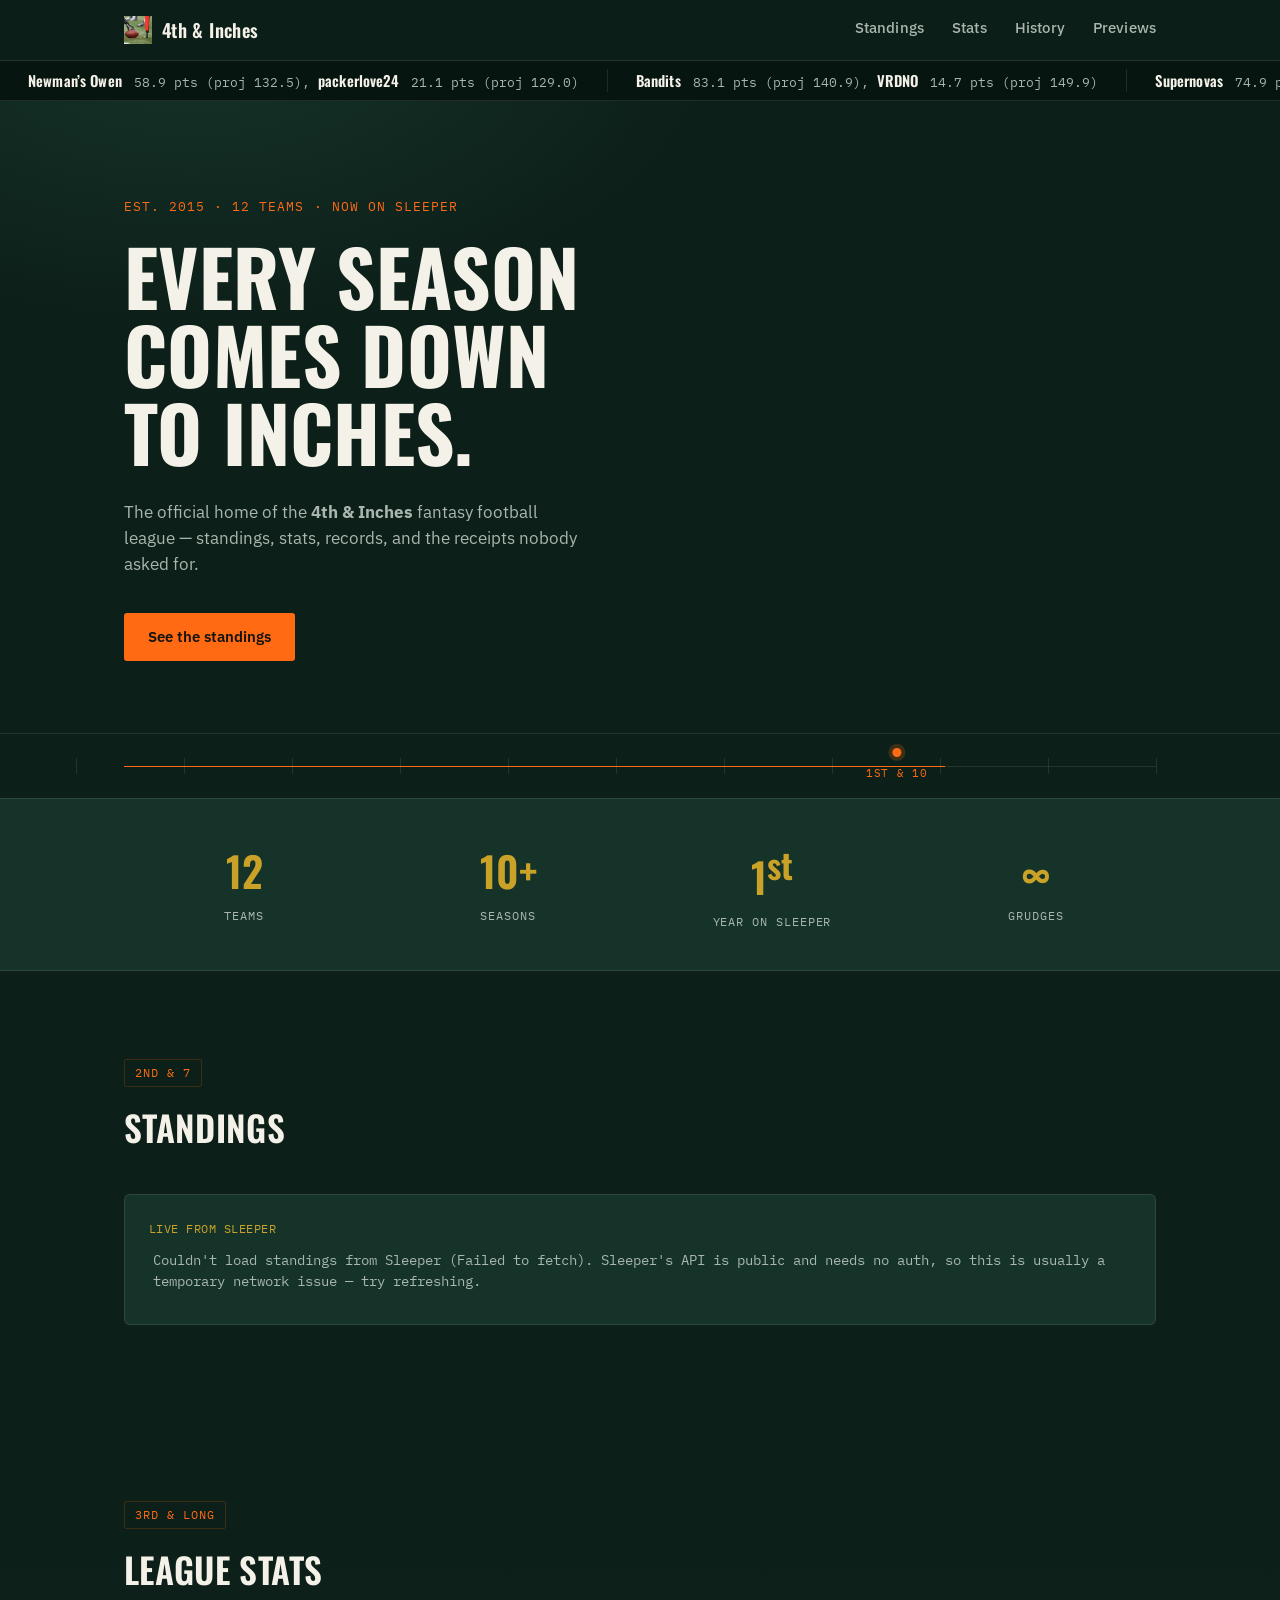
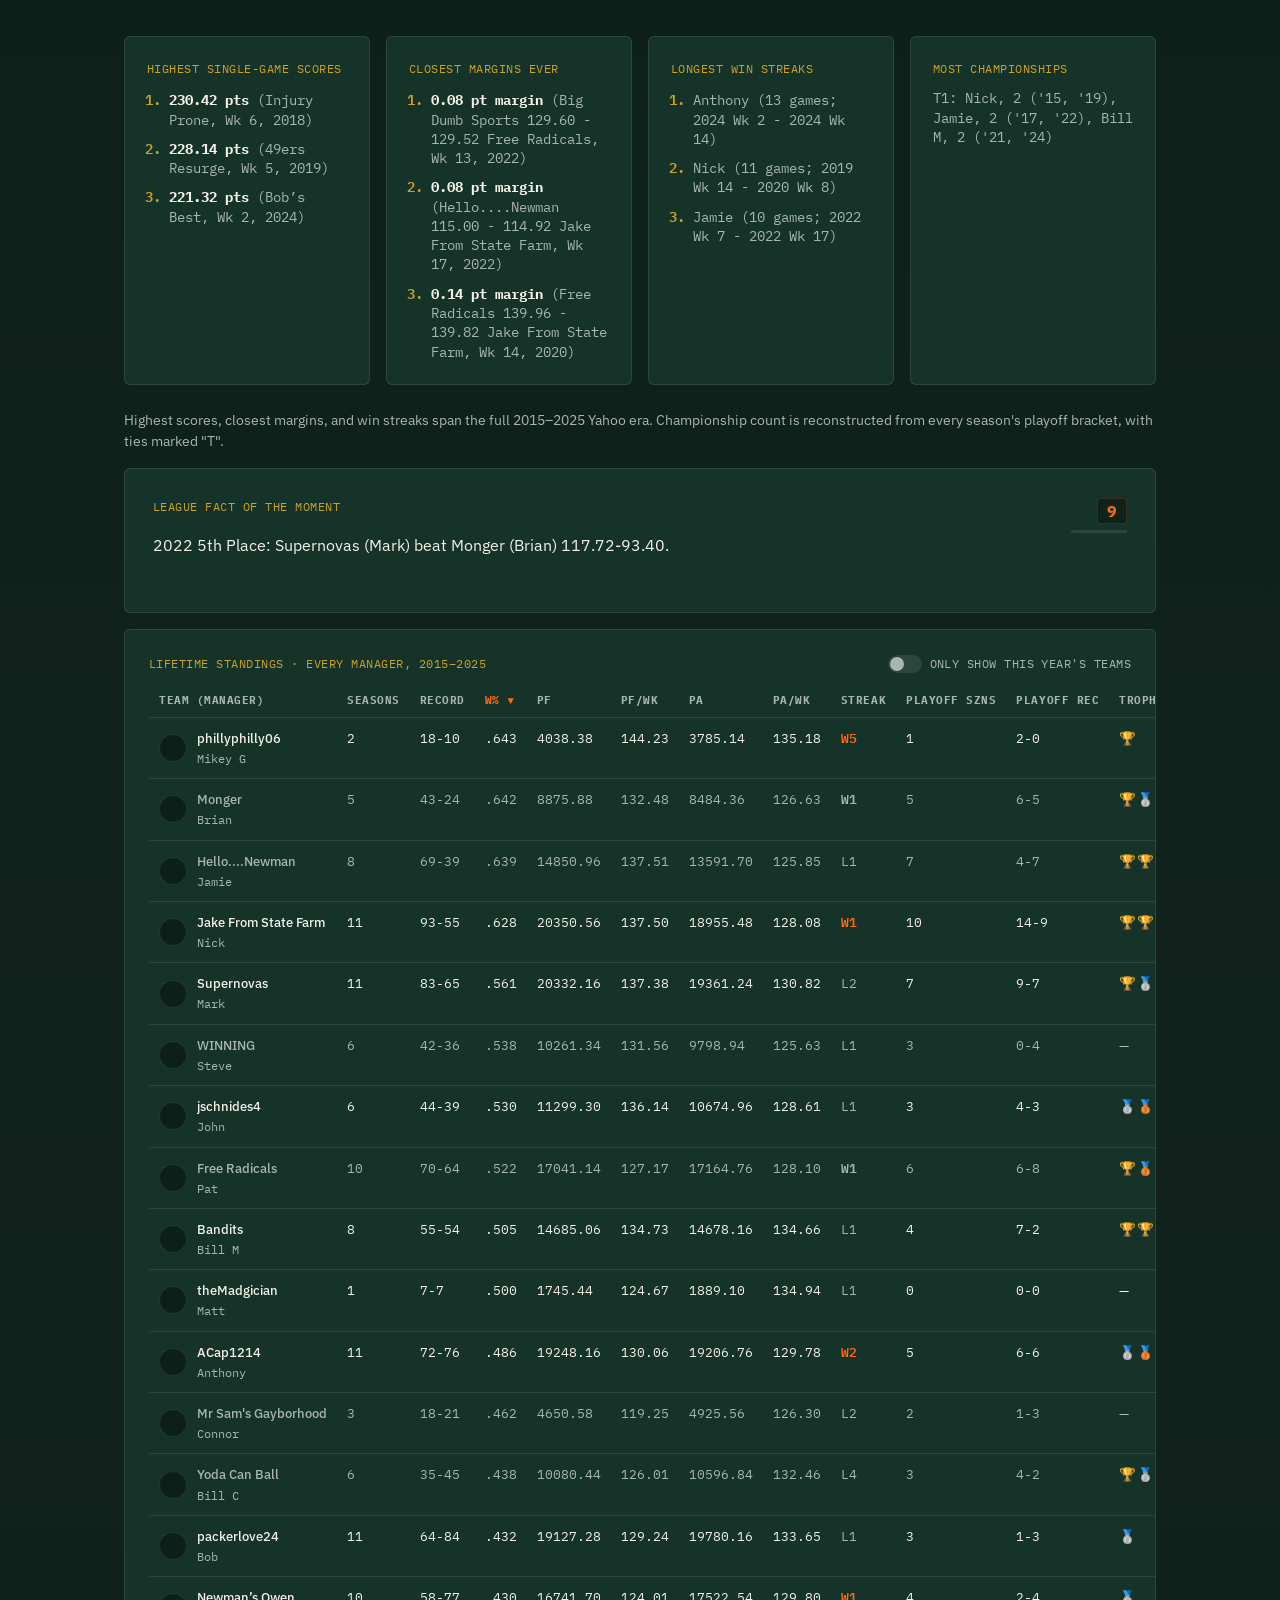
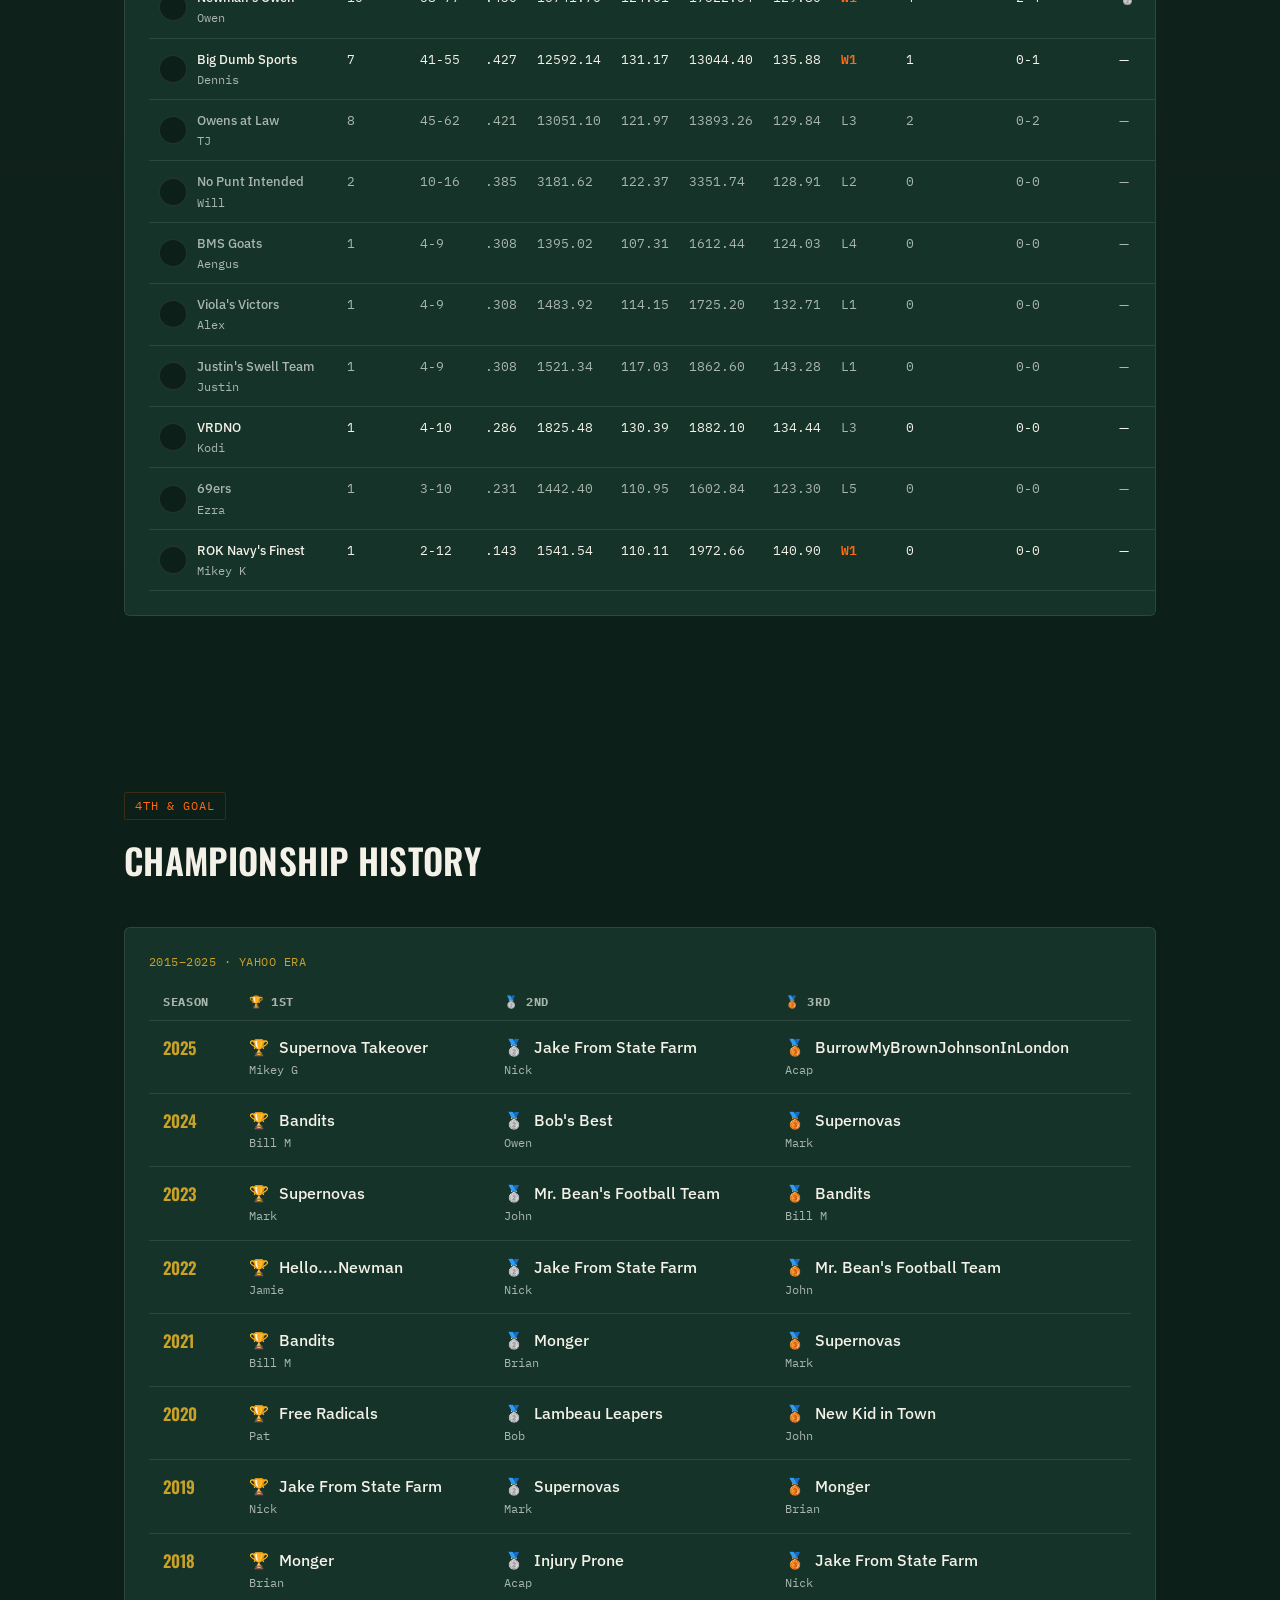
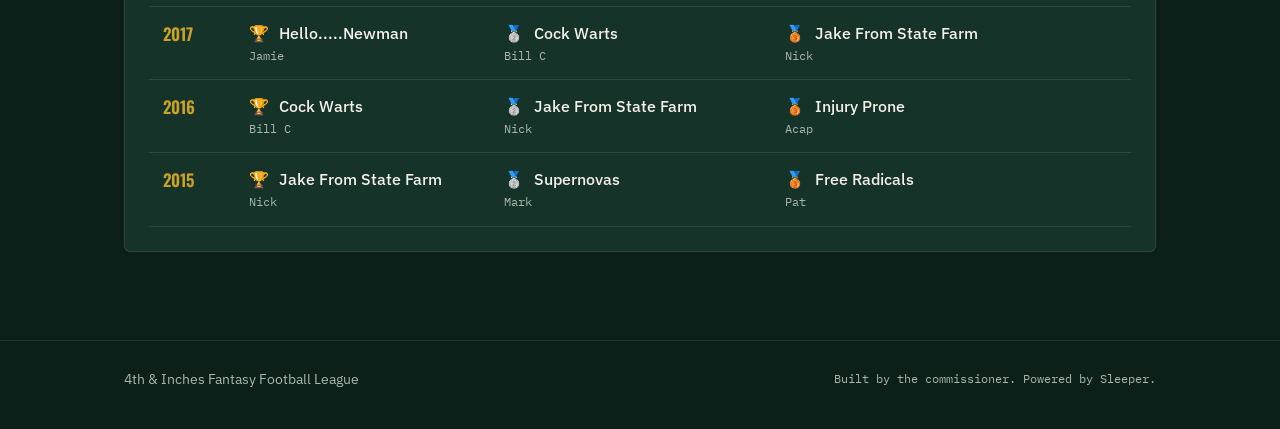
<file: index.html>
<!DOCTYPE html>
<html lang="en">
<head>
<meta charset="UTF-8">
<meta name="viewport" content="width=device-width, initial-scale=1.0">
<title>4th and Inches</title>
<meta name="description" content="12-team dynasty of a fantasy football league. 10+ seasons deep. Now on Sleeper.">
<meta property="og:type" content="website">
<meta property="og:title" content="4th & Inches — Fantasy Football League">
<meta property="og:description" content="12-team dynasty of a fantasy football league. 10+ seasons deep. Now on Sleeper.">
<meta property="og:image" content="https://4thNInches.github.io/assets/logo.png">
<meta property="og:url" content="https://4thNInches.github.io/">
<meta name="twitter:card" content="summary">
<meta name="twitter:title" content="4th & Inches — Fantasy Football League">
<meta name="twitter:description" content="12-team dynasty of a fantasy football league. 10+ seasons deep. Now on Sleeper.">
<meta name="twitter:image" content="https://4thNInches.github.io/assets/logo.png">
<link rel="preconnect" href="https://fonts.googleapis.com">
<link rel="preconnect" href="https://fonts.gstatic.com" crossorigin>
<link href="https://fonts.googleapis.com/css2?family=Oswald:wght@500;600;700&family=IBM+Plex+Sans:wght@400;500;600&family=IBM+Plex+Mono:wght@400;500;600&display=swap" rel="stylesheet">
<link rel="stylesheet" href="style.css">
</head>
<body>

<div class="sticky-top">
  <header class="site-header">
    <div class="wrap header-row">
      <a class="wordmark" href="#top">
        <img src="assets/logo.png" alt="4th and Inches logo" class="logo" onerror="this.style.display='none'">
        <span>4th &amp; Inches</span>
      </a>
      <nav class="primary-nav">
        <a href="#standings">Standings</a>
        <a href="#stats">Stats</a>
        <a href="#history">History</a>
        <a href="recaps.html">Previews</a>
      </nav>
    </div>
  </header>

  <div class="feed-ticker" id="feed-ticker" aria-label="Live league feed">
    <div class="feed-ticker-track" id="feed-ticker-track">
      <span class="feed-ticker-loading">Loading feed&hellip;</span>
    </div>
  </div>
</div>

<main id="top">

  <!-- HERO -->
  <section class="hero">
    <div class="wrap hero-inner">
      <p class="eyebrow">Est. 2015&nbsp;&middot;&nbsp;12 Teams&nbsp;&middot;&nbsp;Now on Sleeper</p>
      <h1 class="hero-title">Every season<br>comes down<br>to inches.</h1>
      <p class="hero-sub">The official home of the <strong>4th &amp; Inches</strong> fantasy football league — standings, stats, records, and the receipts nobody asked for.</p>
      <div class="hero-actions">
        <a class="btn btn-primary" href="#standings">See the standings</a>
      </div>
    </div>

    <!-- signature element: the measuring chain -->
    <div class="chain" role="presentation" aria-hidden="true">
      <div class="chain-track">
        <div class="chain-fill"></div>
        <span class="chain-tick" style="left:0%"></span>
        <span class="chain-tick" style="left:10%"></span>
        <span class="chain-tick" style="left:20%"></span>
        <span class="chain-tick" style="left:30%"></span>
        <span class="chain-tick" style="left:40%"></span>
        <span class="chain-tick" style="left:50%"></span>
        <span class="chain-tick" style="left:60%"></span>
        <span class="chain-tick" style="left:70%"></span>
        <span class="chain-tick" style="left:80%"></span>
        <span class="chain-tick" style="left:90%"></span>
        <span class="chain-tick" style="left:100%"></span>
        <div class="chain-marker" style="left:76%">
          <span class="chain-marker-label">1ST &amp; 10</span>
        </div>
      </div>
    </div>
  </section>

  <!-- LEAGUE VITALS -->
  <section class="vitals">
    <div class="wrap vitals-grid">
      <div class="vital">
        <span class="vital-num">12</span>
        <span class="vital-label">Teams</span>
      </div>
      <div class="vital">
        <span class="vital-num">10+</span>
        <span class="vital-label">Seasons</span>
      </div>
      <div class="vital">
        <span class="vital-num">1<sup>st</sup></span>
        <span class="vital-label">Year on Sleeper</span>
      </div>
      <div class="vital">
        <span class="vital-num">&infin;</span>
        <span class="vital-label">Grudges</span>
      </div>
    </div>
  </section>

  <!-- STANDINGS -->
  <section id="standings" class="block">
    <div class="wrap">
      <div class="section-head">
        <span class="down-tag">2ND &amp; 7</span>
        <h2>Standings</h2>
      </div>
      <div class="card standings-card">
        <p class="placeholder-kicker">Live from Sleeper</p>
        <div id="standings-table" class="standings-table" role="table" aria-label="League standings">
          <p class="loading-msg">Loading standings&hellip;</p>
        </div>
      </div>
    </div>
  </section>

  <!-- STATS -->
  <section id="stats" class="block block-alt">
    <div class="wrap">
      <div class="section-head">
        <span class="down-tag">3RD &amp; LONG</span>
        <h2>League Stats</h2>
      </div>
      <div class="stat-grid">
        <div class="card">
          <p class="placeholder-kicker">Highest single-game scores</p>
          <ol class="stat-list" id="stat-highest-scores"><li class="stat-list-loading">Loading&hellip;</li></ol>
        </div>
        <div class="card">
          <p class="placeholder-kicker">Closest margins ever</p>
          <ol class="stat-list" id="stat-closest-margins"><li class="stat-list-loading">Loading&hellip;</li></ol>
        </div>
        <div class="card">
          <p class="placeholder-kicker">Longest win streaks</p>
          <ol class="stat-list" id="stat-longest-streaks"><li class="stat-list-loading">Loading&hellip;</li></ol>
        </div>
        <div class="card">
          <p class="placeholder-kicker">Most championships</p>
          <ul class="stat-list stat-list-plain" id="stat-most-championships"><li class="stat-list-loading">Loading&hellip;</li></ul>
        </div>
      </div>
      <p class="hint">Highest scores, closest margins, and win streaks span the full 2015&ndash;2025 Yahoo era. Championship count is reconstructed from every season's playoff bracket, with ties marked "T".</p>
  
        <div class="card ticker-card">
          <div class="ticker-head">
            <p class="placeholder-kicker">League fact of the moment</p>
            <div class="play-clock" id="play-clock" aria-hidden="true">
              <span class="play-clock-digit" id="play-clock-digit">6</span>
              <span class="play-clock-bar-track">
                <span class="play-clock-bar-fill" id="play-clock-bar"></span>
              </span>
            </div>
          </div>
          <p id="ticker-text" class="ticker-text">Loading a fact&hellip;</p>
        </div>

        <div class="card lifetime-card">
          <div class="lifetime-head">
            <p class="placeholder-kicker">Lifetime Standings &middot; every manager, 2015&ndash;2025</p>
            <label class="lifetime-toggle">
              <input type="checkbox" id="lifetime-active-toggle">
              <span class="lifetime-toggle-track"><span class="lifetime-toggle-thumb"></span></span>
              <span class="lifetime-toggle-label">Only show this year's teams</span>
            </label>
          </div>
          <div id="lifetime-table" class="lifetime-table" role="table" aria-label="Lifetime standings">
            <p class="loading-msg">Loading lifetime standings&hellip;</p>
          </div>
        </div>
    </div>
  </section>

  <!-- HISTORY -->
  <section id="history" class="block">
    <div class="wrap">
      <div class="section-head">
        <span class="down-tag">4TH &amp; GOAL</span>
        <h2>Championship History</h2>
      </div>
      <div class="card champs-card">
        <p class="placeholder-kicker">2015&ndash;2025 &middot; Yahoo era</p>
        <div id="champs-table" class="champs-table" role="table" aria-label="Championship history">
          <p class="loading-msg">Loading history&hellip;</p>
        </div>
      </div>
    </div>
  </section>

</main>

<footer class="site-footer">
  <div class="wrap footer-row">
    <span>4th &amp; Inches Fantasy Football League</span>
    <span class="footer-dim">Built by the commissioner. Powered by Sleeper.</span>
  </div>
</footer>
  
<script src="script.js"></script>
</body>
</html>
</file>
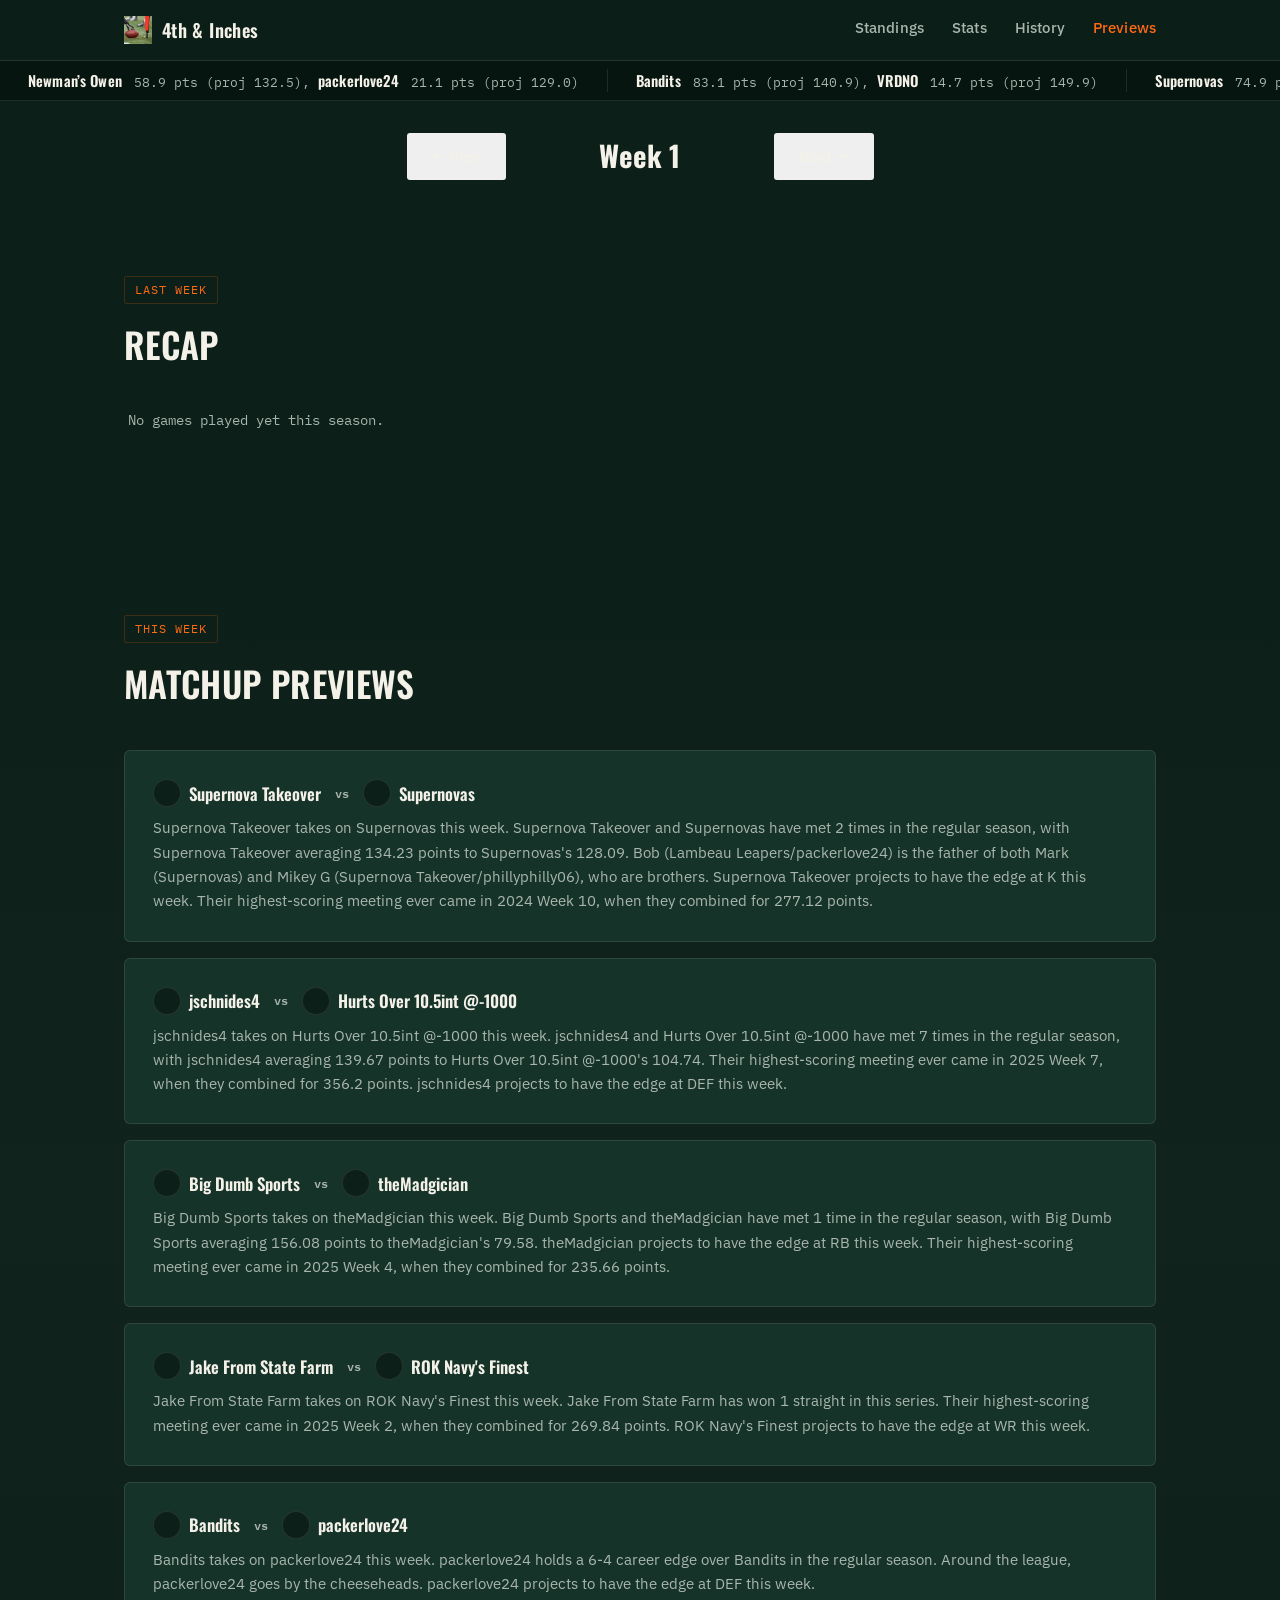
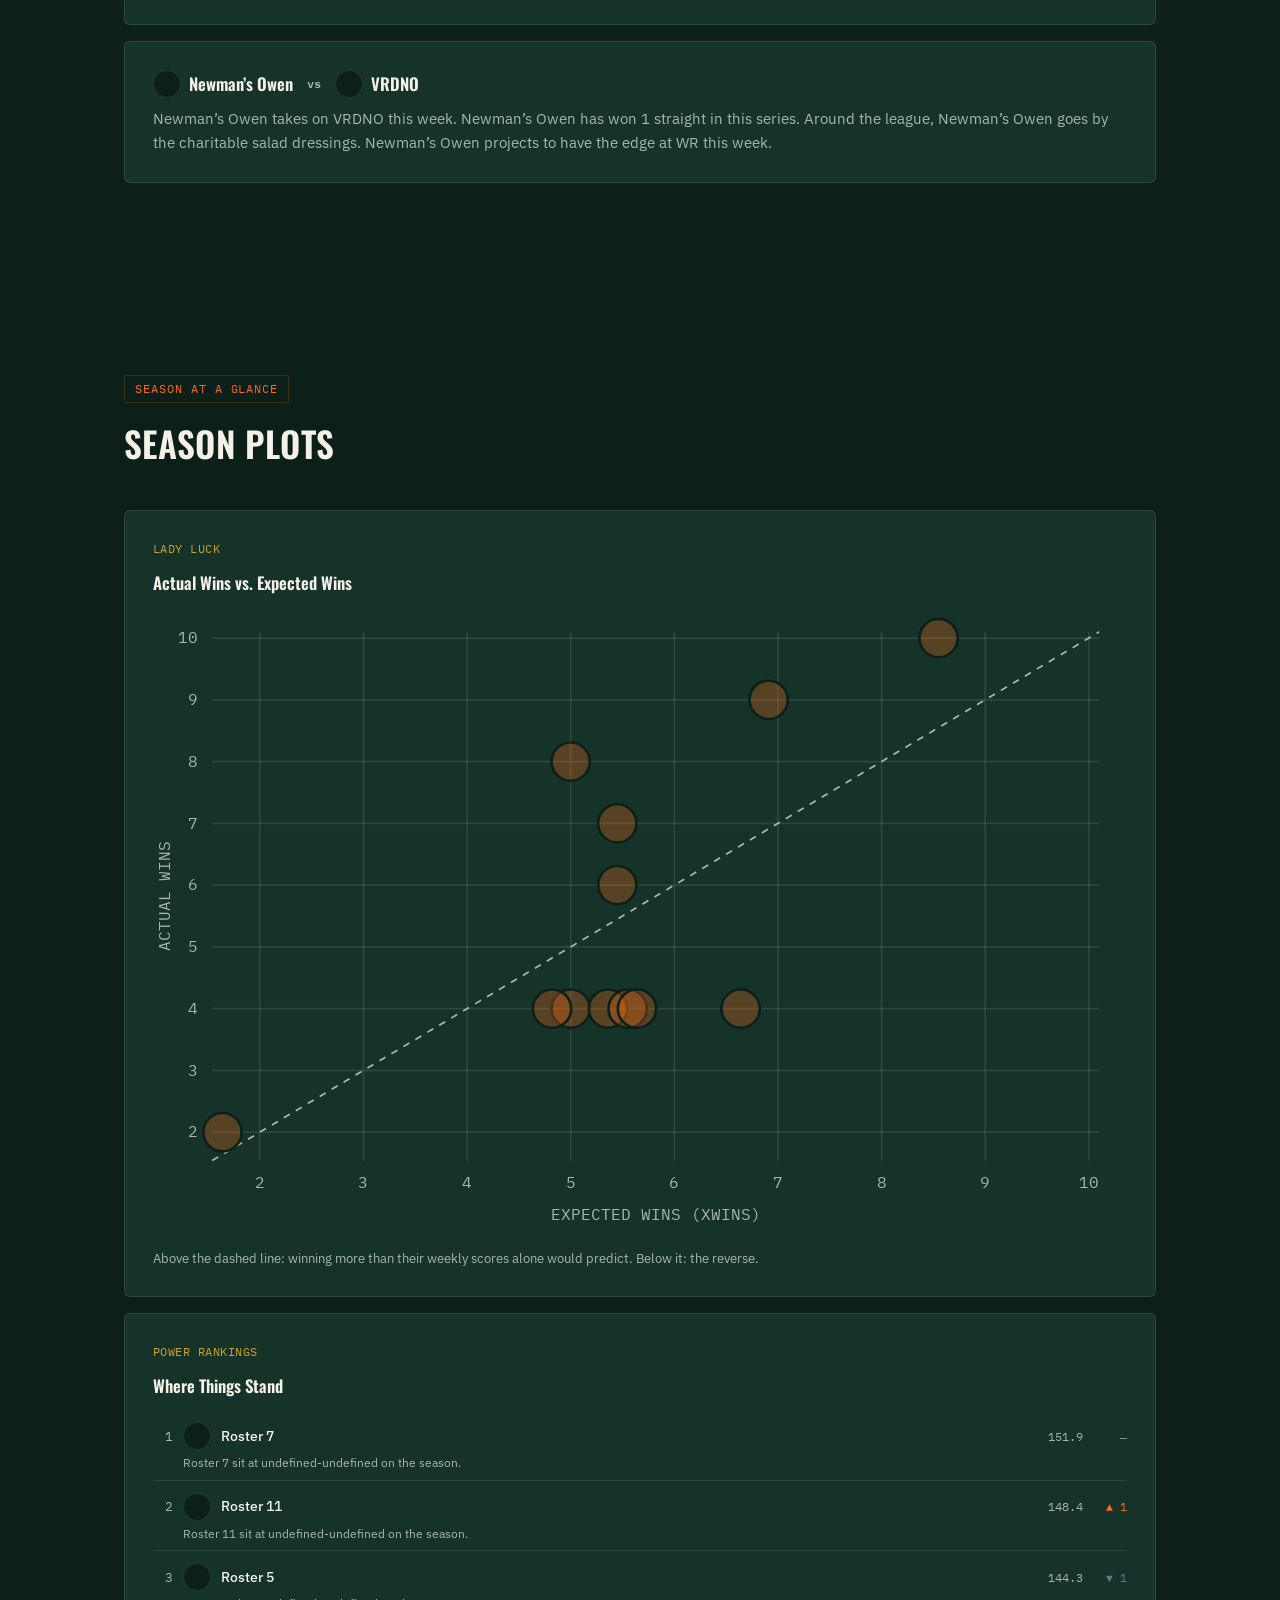
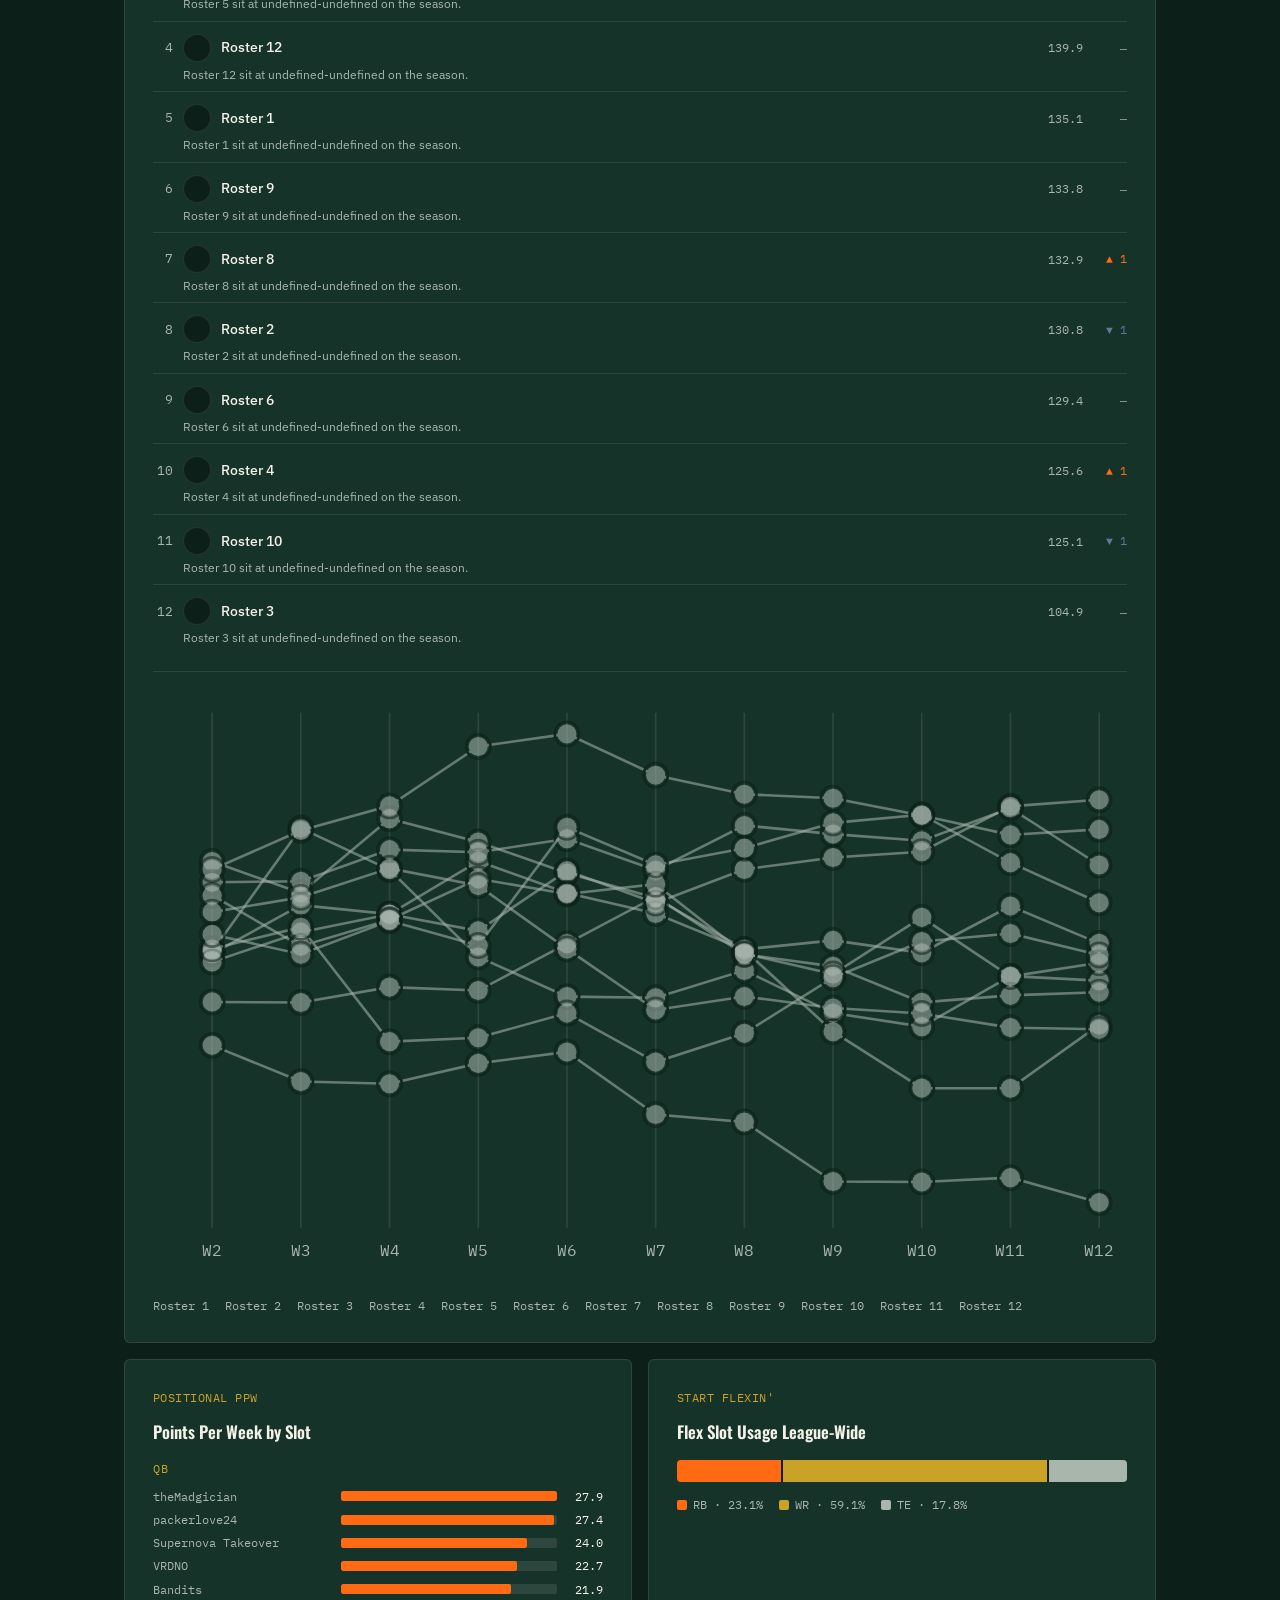
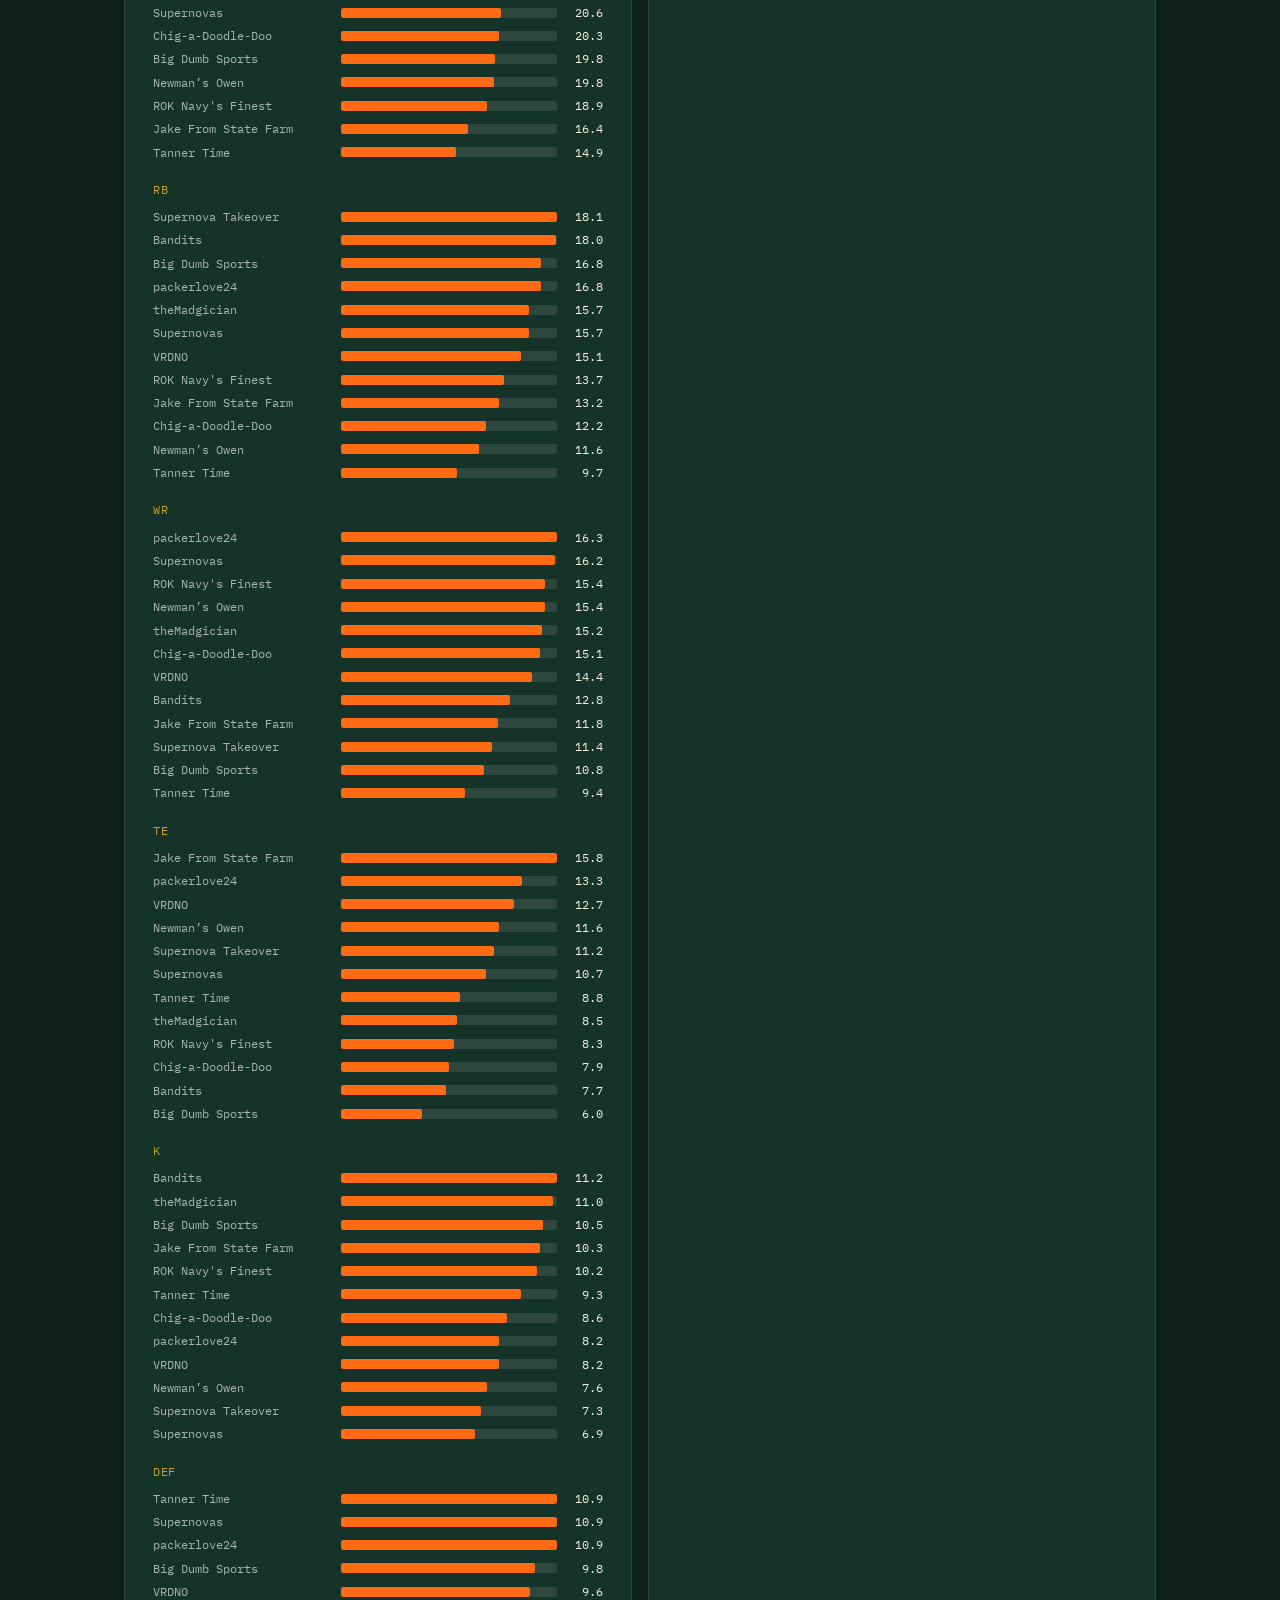
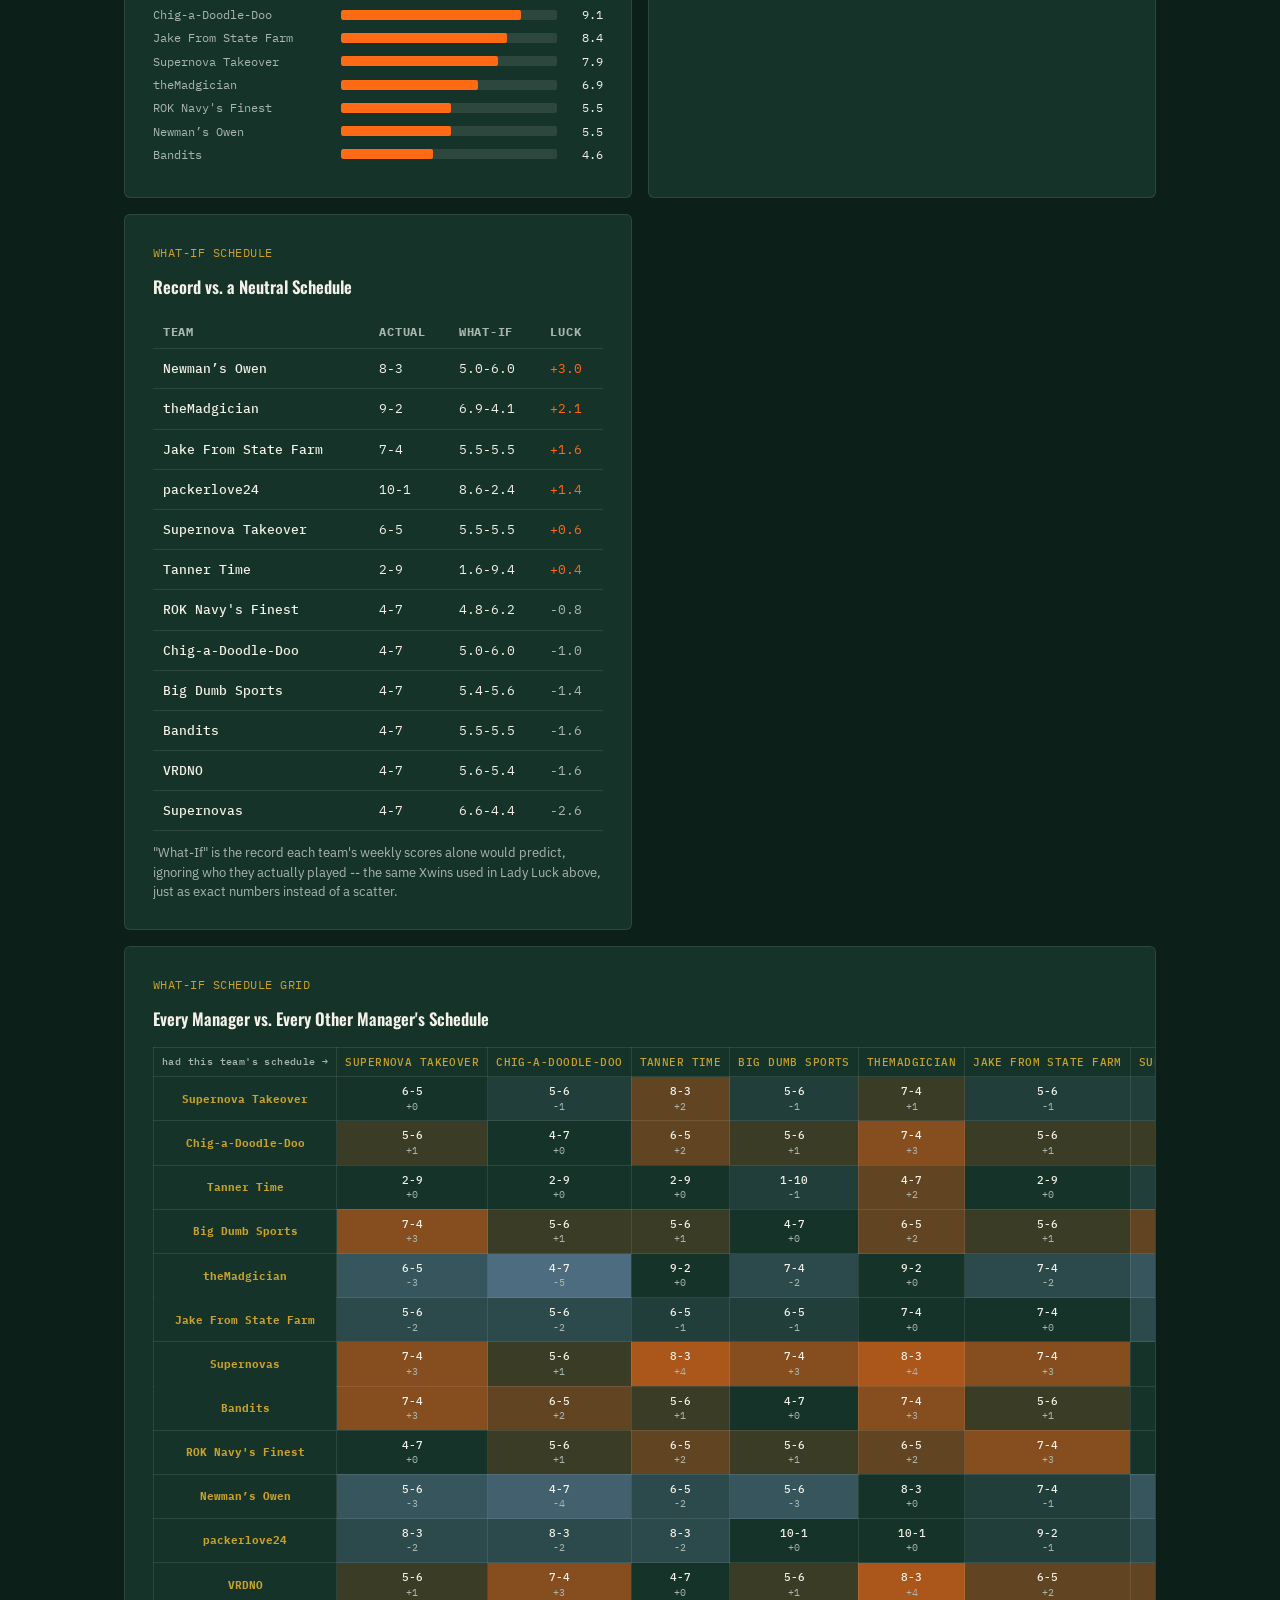
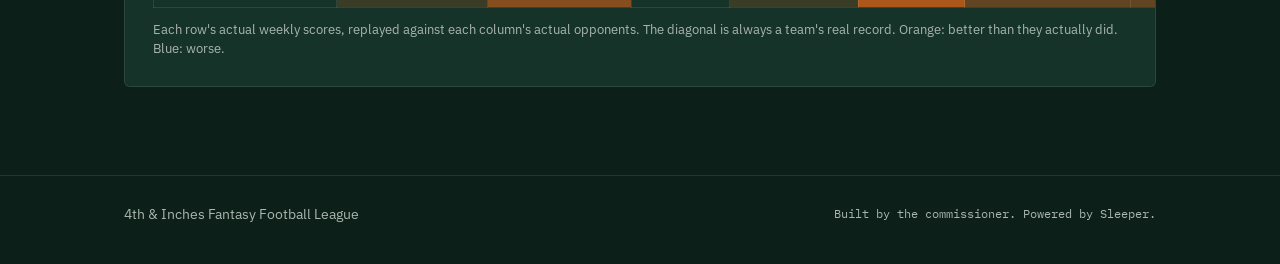
<file: recaps.html>
<!DOCTYPE html>
<html lang="en">
<head>
<meta charset="UTF-8">
<meta name="viewport" content="width=device-width, initial-scale=1.0">
<title>Recaps & Previews — 4th and Inches</title>
<meta name="description" content="Weekly matchup previews for the 4th and Inches fantasy football league.">
<link rel="preconnect" href="https://fonts.googleapis.com">
<link rel="preconnect" href="https://fonts.gstatic.com" crossorigin>
<link href="https://fonts.googleapis.com/css2?family=Oswald:wght@500;600;700&family=IBM+Plex+Sans:wght@400;500;600&family=IBM+Plex+Mono:wght@400;500;600&display=swap" rel="stylesheet">
<link rel="stylesheet" href="style.css">
</head>
<body>

<div class="sticky-top">
  <header class="site-header">
    <div class="wrap header-row">
      <a class="wordmark" href="index.html">
        <img src="assets/logo.png" alt="4th and Inches logo" class="logo" onerror="this.style.display='none'">
        <span>4th &amp; Inches</span>
      </a>
      <nav class="primary-nav">
        <a href="index.html#standings">Standings</a>
        <a href="index.html#stats">Stats</a>
        <a href="index.html#history">History</a>
        <a href="recaps.html" class="nav-current">Previews</a>
      </nav>
    </div>
  </header>

  <div class="feed-ticker" id="feed-ticker" aria-label="Live league feed">
    <div class="feed-ticker-track" id="feed-ticker-track">
      <span class="feed-ticker-loading">Loading feed&hellip;</span>
    </div>
  </div>
</div>

<main id="top">

  <!-- WEEK NAV -->
  <section class="block recap-hero">
    <div class="wrap">
      <div class="week-nav">
        <button class="btn btn-ghost" id="prev-week-btn" type="button">&larr; Prev</button>
        <h1 id="week-heading">Loading&hellip;</h1>
        <button class="btn btn-ghost" id="next-week-btn" type="button">Next &rarr;</button>
      </div>
    </div>
  </section>

  <!-- RECAP (last week) -->
  <section id="recap" class="block">
    <div class="wrap">
      <div class="section-head">
        <span class="down-tag">LAST WEEK</span>
        <h2>Recap</h2>
      </div>
      <div id="recap-list">
        <p class="loading-msg">Loading recap&hellip;</p>
      </div>
    </div>
  </section>

  <!-- PREVIEW (this week) -->
  <section id="preview" class="block block-alt">
    <div class="wrap">
      <div class="section-head">
        <span class="down-tag">THIS WEEK</span>
        <h2>Matchup Previews</h2>
      </div>
      <div id="preview-list">
        <p class="loading-msg">Loading previews&hellip;</p>
      </div>
    </div>
  </section>

  <!-- SEASON AT A GLANCE (plots) -->
  <section id="season-plots" class="block">
    <div class="wrap">
      <div class="section-head">
        <span class="down-tag">SEASON AT A GLANCE</span>
        <h2>Season Plots</h2>
      </div>
      <div id="season-plots-content">
        <p class="loading-msg">Loading season plots&hellip;</p>
      </div>
    </div>
  </section>

</main>

<footer class="site-footer">
  <div class="wrap footer-row">
    <span>4th &amp; Inches Fantasy Football League</span>
    <span class="footer-dim">Built by the commissioner. Powered by Sleeper.</span>
  </div>
</footer>

<script src="script.js"></script>
<script src="recaps.js"></script>
</body>
</html>
</file>
<file: style.css>
/* ---------------------------------------------------
   4th & Inches — design tokens
   Field at dusk + hi-vis chain marker + brass trophy accent
--------------------------------------------------- */
:root {
  --field:       #0c1f18;
  --field-light: #16332a;
  --field-line:  rgba(244, 241, 232, 0.10);
  --chalk:       #f4f1e8;
  --chalk-dim:   #a9b6ae;
  --marker:      #ff6a13;
  --marker-dim:  #ff6a1333;
  --brass:       #c9a227;

  --font-display: "Oswald", sans-serif;
  --font-body:    "IBM Plex Sans", sans-serif;
  --font-mono:    "IBM Plex Mono", monospace;

  --wrap: 1080px;
}

* { box-sizing: border-box; }

html { scroll-behavior: smooth; }

@media (prefers-reduced-motion: reduce) {
  html { scroll-behavior: auto; }
  * { animation-duration: 0.001ms !important; animation-iteration-count: 1 !important; transition-duration: 0.001ms !important; }
}

body {
  margin: 0;
  background: var(--field);
  color: var(--chalk);
  font-family: var(--font-body);
  line-height: 1.5;
  -webkit-font-smoothing: antialiased;
}

a { color: inherit; }

.wrap {
  max-width: var(--wrap);
  margin: 0 auto;
  padding: 0 24px;
}

/* ---------- header ---------- */
.sticky-top {
  position: sticky;
  top: 0;
  z-index: 10;
}

.site-header {
  background: rgba(12, 31, 24, 0.88);
  backdrop-filter: blur(6px);
  border-bottom: 1px solid var(--field-line);
}

.feed-ticker {
  background: rgba(8, 22, 17, 0.95);
  backdrop-filter: blur(6px);
  border-bottom: 1px solid var(--field-line);
  overflow: hidden;
  white-space: nowrap;
  padding: 7px 0;
}

.feed-ticker-track {
  display: inline-flex;
  align-items: center;
  animation: feed-ticker-scroll var(--ticker-duration, 40s) linear infinite;
  will-change: transform;
}

.feed-ticker:hover .feed-ticker-track {
  animation-play-state: paused;
}

@keyframes feed-ticker-scroll {
  from { transform: translateX(0); }
  to   { transform: translateX(-50%); }
}

.feed-ticker-item {
  display: inline-block;
  font-family: var(--font-mono);
  font-size: 0.8rem;
  color: var(--chalk-dim);
  padding: 0 28px;
  border-right: 1px solid var(--field-line);
}

.feed-ticker-item .feed-pos {
  font-size: 0.66rem;
  padding: 0 4px;
  margin: 0 3px;
}

.feed-ticker-item .feed-team {
  font-family: var(--font-display);
  font-weight: 600;
  color: var(--chalk);
  margin-right: 4px;
}

.feed-ticker-item .feed-faab,
.feed-ticker-item .feed-remark {
  margin-left: 6px;
}

.feed-ticker-loading {
  font-family: var(--font-mono);
  font-size: 0.8rem;
  color: var(--chalk-dim);
  padding: 0 28px;
}

.header-row {
  display: flex;
  align-items: center;
  justify-content: space-between;
  padding-top: 16px;
  padding-bottom: 16px;
}

.wordmark {
  display: flex;
  align-items: center;
  gap: 10px;
  font-family: var(--font-display);
  font-weight: 600;
  font-size: 1.15rem;
  letter-spacing: 0.02em;
  text-decoration: none;
  color: var(--chalk);
}

.logo {
  height: 28px;
  width: auto;
  display: block;
}

.primary-nav {
  display: flex;
  gap: 28px;
}

.primary-nav a {
  text-decoration: none;
  color: var(--chalk-dim);
  font-size: 0.92rem;
  font-weight: 500;
  letter-spacing: 0.01em;
  position: relative;
  padding-bottom: 4px;
  transition: color 0.15s ease;
}

.primary-nav a:hover { color: var(--chalk); }

.primary-nav a::after {
  content: "";
  position: absolute;
  left: 0;
  bottom: 0;
  width: 0;
  height: 2px;
  background: var(--marker);
  transition: width 0.2s ease;
}

.primary-nav a:hover::after { width: 100%; }

/* ---------- hero ---------- */
.hero {
  padding-top: 96px;
  padding-bottom: 0;
  position: relative;
  background:
    radial-gradient(ellipse 900px 500px at 15% -10%, var(--field-light) 0%, transparent 60%);
}

.hero-inner {
  padding-bottom: 72px;
}

.eyebrow {
  font-family: var(--font-mono);
  font-size: 0.8rem;
  letter-spacing: 0.08em;
  text-transform: uppercase;
  color: var(--marker);
  margin: 0 0 20px;
}

.hero-title {
  font-family: var(--font-display);
  font-weight: 700;
  text-transform: uppercase;
  font-size: clamp(2.6rem, 6vw, 5rem);
  line-height: 1.02;
  letter-spacing: 0.005em;
  margin: 0 0 28px;
  max-width: 11ch;
}

.hero-sub {
  max-width: 46ch;
  font-size: 1.08rem;
  color: var(--chalk-dim);
  margin: 0 0 36px;
}

.hero-actions {
  display: flex;
  gap: 14px;
  flex-wrap: wrap;
}

.btn {
  display: inline-block;
  font-family: var(--font-body);
  font-weight: 600;
  font-size: 0.92rem;
  text-decoration: none;
  padding: 13px 24px;
  border-radius: 3px;
  transition: transform 0.15s ease, background 0.15s ease, border-color 0.15s ease;
}

.btn-primary {
  background: var(--marker);
  color: #14140f;
}

.btn-primary:hover {
  transform: translateY(-1px);
  background: #ff7c30;
}

.btn-ghost {
  border: 1px solid var(--field-line);
  color: var(--chalk);
}

.btn-ghost:hover {
  border-color: var(--marker);
}

/* ---------- signature: the measuring chain ---------- */
.chain {
  padding: 0 0 0;
  border-top: 1px solid var(--field-line);
}

.chain-track {
  position: relative;
  height: 64px;
  max-width: var(--wrap);
  margin: 0 auto;
  padding: 0 24px;
}

.chain-track::before {
  content: "";
  position: absolute;
  left: 24px;
  right: 24px;
  top: 32px;
  height: 1px;
  background: var(--field-line);
}

.chain-fill {
  position: absolute;
  left: 24px;
  top: 32px;
  height: 1px;
  background: var(--marker);
  width: 0%;
  animation: chainPull 1.4s cubic-bezier(.2,.7,.2,1) 0.2s forwards;
}

@keyframes chainPull {
  to { width: 76%; }
}

.chain-tick {
  position: absolute;
  top: 24px;
  width: 1px;
  height: 16px;
  background: var(--field-line);
  transform: translateX(-24px);
}

.chain-marker {
  position: absolute;
  top: 14px;
  transform: translate(calc(-24px - 50%), 0);
  display: flex;
  flex-direction: column;
  align-items: center;
}

.chain-marker::before {
  content: "";
  width: 9px;
  height: 9px;
  border-radius: 50%;
  background: var(--marker);
  box-shadow: 0 0 0 4px var(--marker-dim);
}

.chain-marker-label {
  margin-top: 8px;
  font-family: var(--font-mono);
  font-size: 0.68rem;
  letter-spacing: 0.06em;
  color: var(--marker);
  white-space: nowrap;
}

/* ---------- vitals strip ---------- */
.vitals {
  border-top: 1px solid var(--field-line);
  border-bottom: 1px solid var(--field-line);
  background: var(--field-light);
}

.vitals-grid {
  display: grid;
  grid-template-columns: repeat(4, 1fr);
  gap: 24px;
  padding: 40px 24px;
  text-align: center;
}

.vital {
  display: flex;
  flex-direction: column;
  gap: 6px;
}

.vital-num {
  font-family: var(--font-display);
  font-size: clamp(1.8rem, 4vw, 2.6rem);
  font-weight: 600;
  color: var(--brass);
}

.vital-label {
  font-family: var(--font-mono);
  font-size: 0.72rem;
  letter-spacing: 0.08em;
  text-transform: uppercase;
  color: var(--chalk-dim);
}

/* ---------- section blocks ---------- */
.block {
  padding: 88px 0;
}

.block-alt {
  background: linear-gradient(180deg, transparent, rgba(244,241,232,0.02), transparent);
}

.section-head {
  margin-bottom: 40px;
}

.down-tag {
  display: inline-block;
  font-family: var(--font-mono);
  font-size: 0.75rem;
  letter-spacing: 0.08em;
  color: var(--marker);
  border: 1px solid var(--marker-dim);
  padding: 4px 10px;
  border-radius: 2px;
  margin-bottom: 14px;
}

.section-head h2 {
  font-family: var(--font-display);
  font-weight: 600;
  text-transform: uppercase;
  font-size: clamp(1.6rem, 3vw, 2.2rem);
  margin: 0;
  letter-spacing: 0.01em;
}

.card {
  background: var(--field-light);
  border: 1px solid var(--field-line);
  border-radius: 6px;
  padding: 28px;
}

.placeholder-card p {
  color: var(--chalk-dim);
  margin: 0 0 14px;
  max-width: 62ch;
}

.placeholder-kicker {
  font-family: var(--font-mono);
  font-size: 0.78rem;
  letter-spacing: 0.04em;
  color: var(--brass);
  margin: 0 0 12px;
  text-transform: uppercase;
}

.snippet {
  display: inline-block;
  font-family: var(--font-mono);
  font-size: 0.82rem;
  background: rgba(0,0,0,0.25);
  border: 1px solid var(--field-line);
  padding: 8px 12px;
  border-radius: 4px;
  color: var(--chalk-dim);
}

.stat-grid {
  display: grid;
  grid-template-columns: repeat(4, 1fr);
  gap: 16px;
}

.stat-grid .card {
  padding: 22px;
}

.placeholder-value {
  font-family: var(--font-mono);
  font-size: 1.4rem;
  color: var(--chalk-dim);
  margin: 0;
}

.stat-list {
  margin: 0;
  padding-left: 1.4em;
  display: flex;
  flex-direction: column;
  gap: 8px;
}

.stat-list li {
  font-size: 0.86rem;
  line-height: 1.4;
  color: var(--chalk-dim);
  font-family: var(--font-mono);
}

.stat-list li::marker {
  color: var(--brass);
  font-weight: 600;
}

.stat-headline {
  color: var(--chalk);
  font-weight: 700;
}

.stat-list-loading {
  list-style: none;
  color: var(--chalk-dim);
}

.stat-list-plain {
  list-style: none;
  padding-left: 0;
}

.hint {
  margin-top: 24px;
  font-size: 0.9rem;
  color: var(--chalk-dim);
}

.ticker-card {
  margin-top: 16px;
}

.ticker-head {
  display: flex;
  align-items: flex-start;
  justify-content: space-between;
  gap: 16px;
}

.ticker-head .placeholder-kicker {
  margin-bottom: 0;
}

/* ---------- play clock (fact ticker countdown) ---------- */
.play-clock {
  display: flex;
  flex-direction: column;
  align-items: flex-end;
  gap: 6px;
  flex-shrink: 0;
  padding-top: 1px;
}

.play-clock-digit {
  font-family: var(--font-mono);
  font-weight: 700;
  font-size: 1rem;
  line-height: 1;
  color: var(--marker);
  background: rgba(0, 0, 0, 0.35);
  border: 1px solid var(--marker-dim);
  border-radius: 4px;
  padding: 4px 9px;
  min-width: 1.4em;
  text-align: center;
  font-variant-numeric: tabular-nums;
  text-shadow: 0 0 8px var(--marker-dim);
  transition: transform 0.15s ease, box-shadow 0.15s ease, color 0.15s ease, border-color 0.15s ease;
}

.play-clock-bar-track {
  width: 56px;
  height: 3px;
  border-radius: 2px;
  background: var(--field-line);
  overflow: hidden;
}

.play-clock-bar-fill {
  display: block;
  height: 100%;
  width: 100%;
  background: var(--marker);
  transform-origin: left center;
  transform: scaleX(1);
}

/* brief "snap" flash the instant the clock hits zero */
.play-clock.is-kicking .play-clock-digit {
  transform: translateY(-2px) scale(1.1);
  box-shadow: 0 0 14px var(--marker);
  color: var(--brass);
  border-color: var(--brass);
}

@media (prefers-reduced-motion: reduce) {
  .play-clock-bar-fill { transition: none !important; }
  .play-clock-digit { transition: none !important; }
}

.ticker-text {
  min-height: 3.2em;
  margin: 0;
  font-size: 1rem;
  line-height: 1.5;
  color: var(--chalk);
  opacity: 1;
  transform: translateY(0);
  transition: opacity 0.35s ease, transform 0.35s ease;
}

.ticker-text.is-swapping {
  opacity: 0;
  transform: translateY(6px);
}

/* ---------- live feed (shared name/position/badge styles; layout now
   handled by the ticker rules above the header CSS) ---------- */
.feed-team {
  font-family: var(--font-display);
  font-weight: 600;
  font-size: 0.92rem;
  letter-spacing: 0.01em;
}

.feed-pos {
  font-family: var(--font-mono);
  font-size: 0.68rem;
  letter-spacing: 0.03em;
  color: var(--brass);
  border: 1px solid var(--field-line);
  border-radius: 2px;
  padding: 1px 5px;
  margin-right: 4px;
}

.feed-faab {
  font-family: var(--font-mono);
  font-size: 0.78rem;
  color: var(--marker);
  margin-left: 4px;
}

.feed-remark {
  display: inline-block;
  font-family: var(--font-mono);
  font-size: 0.68rem;
  letter-spacing: 0.03em;
  text-transform: uppercase;
  border-radius: 2px;
  padding: 1px 6px;
  margin-left: 6px;
  border: 1px solid var(--field-line);
  color: var(--chalk-dim);
}

/* ---------- lifetime standings ---------- */
.lifetime-card {
  margin-top: 16px;
  padding: 24px;
  overflow-x: auto;
}

.lifetime-head {
  display: flex;
  align-items: center;
  justify-content: space-between;
  gap: 16px;
  flex-wrap: wrap;
  margin-bottom: 12px;
}

.lifetime-head .placeholder-kicker {
  margin-bottom: 0;
}

.lifetime-toggle {
  display: flex;
  align-items: center;
  gap: 8px;
  cursor: pointer;
  user-select: none;
  flex-shrink: 0;
}

.lifetime-toggle input {
  position: absolute;
  opacity: 0;
  width: 0;
  height: 0;
}

.lifetime-toggle-track {
  width: 34px;
  height: 18px;
  border-radius: 10px;
  background: var(--field-line);
  position: relative;
  transition: background 0.2s ease;
  flex-shrink: 0;
}

.lifetime-toggle-thumb {
  position: absolute;
  top: 2px;
  left: 2px;
  width: 14px;
  height: 14px;
  border-radius: 50%;
  background: var(--chalk-dim);
  transition: transform 0.2s ease, background 0.2s ease;
}

.lifetime-toggle input:checked ~ .lifetime-toggle-track {
  background: var(--marker-dim);
}

.lifetime-toggle input:checked ~ .lifetime-toggle-track .lifetime-toggle-thumb {
  transform: translateX(16px);
  background: var(--marker);
}

.lifetime-toggle-label {
  font-family: var(--font-mono);
  font-size: 0.72rem;
  letter-spacing: 0.04em;
  text-transform: uppercase;
  color: var(--chalk-dim);
}

.lifetime-real-table {
  width: 100%;
  border-collapse: collapse;
  min-width: 1080px;
}

.lifetime-real-table thead th {
  text-align: left;
  font-family: var(--font-mono);
  font-size: 0.66rem;
  letter-spacing: 0.05em;
  text-transform: uppercase;
  color: var(--chalk-dim);
  padding: 8px 10px;
  border-bottom: 1px solid var(--field-line);
  white-space: nowrap;
  cursor: pointer;
  user-select: none;
  transition: color 0.15s ease;
}

.lifetime-real-table thead th:hover {
  color: var(--chalk);
}

.lifetime-real-table thead th.lifetime-sorted {
  color: var(--marker);
}

.lifetime-real-table tbody tr {
  border-bottom: 1px solid var(--field-line);
  transition: background 0.15s ease;
}

.lifetime-real-table tbody tr:hover {
  background: rgba(244, 241, 232, 0.03);
}

.lifetime-real-table td {
  padding: 10px;
  vertical-align: top;
  font-size: 0.84rem;
  white-space: nowrap;
}

.lifetime-numeric {
  font-family: var(--font-mono);
}

.lifetime-trophy {
  letter-spacing: 1px;
}

.lifetime-inactive td {
  color: var(--chalk-dim);
}

.streak-W {
  color: var(--marker);
  font-weight: 600;
}

.streak-L {
  color: var(--chalk-dim);
}

/* ---------- championship history table ---------- */
.champs-card {
  padding: 24px;
  overflow-x: auto;
}

.loading-msg {
  color: var(--chalk-dim);
  font-family: var(--font-mono);
  font-size: 0.88rem;
  margin: 8px 4px;
}

.champs-real-table {
  width: 100%;
  border-collapse: collapse;
  min-width: 560px;
}

.champs-real-table thead th {
  text-align: left;
  font-family: var(--font-mono);
  font-size: 0.72rem;
  letter-spacing: 0.06em;
  text-transform: uppercase;
  color: var(--chalk-dim);
  padding: 10px 14px;
  border-bottom: 1px solid var(--field-line);
}

.champs-real-table tbody tr {
  border-bottom: 1px solid var(--field-line);
  transition: background 0.15s ease;
}

.champs-real-table tbody tr:hover {
  background: rgba(244, 241, 232, 0.03);
}

.champs-real-table td {
  padding: 14px;
  vertical-align: top;
}

.champs-season {
  font-family: var(--font-display);
  font-weight: 600;
  font-size: 1.05rem;
  color: var(--brass);
  white-space: nowrap;
}

.champs-cell {
  min-width: 150px;
}

.champs-place-icon {
  margin-right: 6px;
}

.champs-team {
  font-weight: 500;
}

.champs-manager {
  display: block;
  font-family: var(--font-mono);
  font-size: 0.76rem;
  color: var(--chalk-dim);
  margin-top: 2px;
}

/* ---------- live standings table ---------- */
.standings-card {
  padding: 24px;
  overflow-x: auto;
}

.standings-note {
  color: var(--marker);
  margin-bottom: 16px;
}

.standings-real-table {
  width: 100%;
  border-collapse: collapse;
  min-width: 920px;
}

.standings-real-table thead th {
  text-align: left;
  font-family: var(--font-mono);
  font-size: 0.72rem;
  letter-spacing: 0.06em;
  text-transform: uppercase;
  color: var(--chalk-dim);
  padding: 10px 14px;
  border-bottom: 1px solid var(--field-line);
  cursor: pointer;
  user-select: none;
  transition: color 0.15s ease;
}

.standings-real-table thead th:hover {
  color: var(--chalk);
}

.standings-real-table thead th.standings-sorted {
  color: var(--marker);
}

.standings-real-table tbody tr {
  border-bottom: 1px solid var(--field-line);
  transition: background 0.15s ease;
}

.standings-real-table tbody tr:hover {
  background: rgba(244, 241, 232, 0.03);
}

.standings-real-table td {
  padding: 14px;
  vertical-align: top;
}

.standings-rank {
  font-family: var(--font-display);
  font-weight: 600;
  color: var(--brass);
}

.standings-team {
  font-weight: 500;
  display: block;
}

.standings-team-cell {
  display: flex;
  align-items: center;
  gap: 10px;
}

.standings-team-text {
  display: flex;
  flex-direction: column;
}

.standings-avatar {
  width: 28px;
  height: 28px;
  border-radius: 50%;
  object-fit: cover;
  flex-shrink: 0;
  background: var(--field);
  border: 1px solid var(--field-line);
}

.standings-avatar-empty {
  display: inline-block;
  background: var(--field);
  border: 1px solid var(--field-line);
}

.standings-manager {
  display: block;
  font-family: var(--font-mono);
  font-size: 0.76rem;
  color: var(--chalk-dim);
  margin-top: 2px;
}

.standings-record,
.standings-pts {
  font-family: var(--font-mono);
  white-space: nowrap;
}

/* ---------- footer ---------- */
.site-footer {
  border-top: 1px solid var(--field-line);
  padding: 28px 0 40px;
}

.footer-row {
  display: flex;
  justify-content: space-between;
  flex-wrap: wrap;
  gap: 8px;
  font-size: 0.85rem;
  color: var(--chalk-dim);
}

.footer-dim {
  font-family: var(--font-mono);
  font-size: 0.78rem;
}

/* ---------- responsive ---------- */
@media (max-width: 720px) {
  /* Was `.primary-nav { display: none; }` -- fine when the nav only
     pointed to in-page anchors, but "Previews" is the sole route to a
     whole separate page (recaps.html), so hiding it entirely on mobile
     with no alternative was a real navigation dead-end, not just a
     cosmetic gap. Wraps the nav onto its own row instead of hiding it. */
  .header-row { flex-wrap: wrap; row-gap: 10px; }
  .primary-nav {
    width: 100%;
    justify-content: center;
    gap: 16px;
  }
  .primary-nav a { font-size: 0.82rem; }
  .vitals-grid { grid-template-columns: repeat(2, 1fr); }
  .stat-grid { grid-template-columns: repeat(2, 1fr); }
  .chain-marker-label { display: none; }
}

/* ---------- recaps.html ---------- */
.primary-nav a.nav-current {
  color: var(--marker);
}

.recap-hero {
  padding-top: 32px;
  padding-bottom: 8px;
}

.week-nav {
  display: flex;
  align-items: center;
  justify-content: center;
  gap: 24px;
}

.week-nav h1 {
  font-family: var(--font-display);
  font-size: 1.8rem;
  margin: 0;
  min-width: 220px;
  text-align: center;
}

.preview-card {
  margin-bottom: 16px;
}

.preview-teams {
  font-family: var(--font-display);
  font-weight: 600;
  font-size: 1.05rem;
  margin: 0 0 8px;
  display: flex;
  align-items: center;
  flex-wrap: wrap;
  gap: 8px;
}

.preview-vs {
  font-family: var(--font-mono);
  font-size: 0.78rem;
  color: var(--chalk-dim);
  margin: 0 6px;
}

.preview-text {
  font-size: 0.95rem;
  line-height: 1.6;
  color: var(--chalk-dim);
  margin: 0;
}

.recap-context {
  font-size: 0.95rem;
  line-height: 1.6;
  color: var(--chalk);
  margin: 0 0 20px;
}

/* ---------- season plots charts ---------- */
:root {
  /* Two extra categorical accents for charts that need more than the
     theme's two named accents (marker, brass) -- e.g. flex distribution
     has up to 4 categories (QB/RB/WR/TE). --chart-1/2 just alias the
     existing accents so every chart draws from one four-color list;
     --chart-4 is the only genuinely new hue, a muted "turf" green kept
     close to the field-at-dusk palette rather than an arbitrary color. */
  --chart-1: var(--marker);
  --chart-2: var(--brass);
  --chart-3: var(--chalk-dim);
  --chart-4: #6f9c86;
  /* Cool pole for the What-If Schedule Grid heatmap, paired with
     --marker as the warm pole (hot/cold luck, rather than literal
     red/green, which would fight the dark green background). */
  --chart-cold: #5b7a94;
}

.season-plots-grid {
  display: grid;
  grid-template-columns: repeat(2, 1fr);
  gap: 16px;
}

.chart-card-wide { grid-column: 1 / -1; }

@media (max-width: 720px) {
  .season-plots-grid { grid-template-columns: 1fr; }
}

.chart-card { overflow-x: auto; }

.chart-title {
  font-family: var(--font-display);
  font-weight: 600;
  font-size: 1.05rem;
  margin: 0 0 16px;
}

.chart-caption {
  font-size: 0.8rem;
  color: var(--chalk-dim);
  margin: 12px 0 0;
}

.chart-svg {
  width: 100%;
  height: auto;
  display: block;
  overflow: visible;
  font-family: var(--font-mono);
}

.chart-axis-label {
  font-family: var(--font-mono);
  font-size: 9px;
  fill: var(--chalk-dim);
}

.chart-grid-line {
  stroke: var(--field-line);
  stroke-width: 1;
}

.chart-legend {
  display: flex;
  flex-wrap: wrap;
  gap: 8px 16px;
  margin-top: 14px;
}

.chart-legend-item {
  display: flex;
  align-items: center;
  gap: 6px;
  font-family: var(--font-mono);
  font-size: 0.72rem;
  color: var(--chalk-dim);
  cursor: pointer;
  user-select: none;
  transition: color 0.15s ease;
}

.chart-legend-item:hover,
.chart-legend-item.is-active {
  color: var(--chalk);
}

.chart-legend-swatch {
  width: 10px;
  height: 10px;
  border-radius: 2px;
  flex-shrink: 0;
}

/* ---- positional PPW: ranked mini bar-lists ---- */
.ppw-panel + .ppw-panel { margin-top: 20px; }

.ppw-panel-title {
  font-family: var(--font-mono);
  font-size: 0.72rem;
  letter-spacing: 0.06em;
  text-transform: uppercase;
  color: var(--brass);
  margin: 0 0 10px;
}

.ppw-row {
  display: flex;
  align-items: center;
  gap: 8px;
  margin-bottom: 6px;
}

.ppw-row-name {
  width: 40%;
  flex-shrink: 0;
  color: var(--chalk-dim);
  font-family: var(--font-mono);
  font-size: 0.72rem;
  white-space: nowrap;
  overflow: hidden;
  text-overflow: ellipsis;
}

.ppw-row-bar-track {
  flex: 1;
  height: 10px;
  background: var(--field-line);
  border-radius: 2px;
  overflow: hidden;
}

.ppw-row-bar-fill {
  display: block;
  height: 100%;
  background: var(--marker);
  border-radius: 2px;
}

.ppw-row-value {
  width: 38px;
  flex-shrink: 0;
  text-align: right;
  font-family: var(--font-mono);
  font-size: 0.72rem;
  color: var(--chalk);
}

/* ---- flex distribution: single stacked bar ---- */
.flex-bar-track {
  display: flex;
  width: 100%;
  height: 22px;
  border-radius: 4px;
  overflow: hidden;
  background: var(--field-line);
}

.flex-bar-segment {
  display: block;
  height: 100%;
  box-sizing: border-box;
}

.flex-bar-segment:not(:first-child) {
  border-left: 2px solid var(--field);
}

/* ---- what-if schedule: same computation as Lady Luck, table form ---- */
.whatif-real-table {
  width: 100%;
  border-collapse: collapse;
}

.whatif-real-table thead th {
  text-align: left;
  font-family: var(--font-mono);
  font-size: 0.72rem;
  letter-spacing: 0.06em;
  text-transform: uppercase;
  color: var(--chalk-dim);
  padding: 8px 10px;
  border-bottom: 1px solid var(--field-line);
}

.whatif-real-table tbody tr {
  border-bottom: 1px solid var(--field-line);
  transition: background 0.15s ease;
}

.whatif-real-table tbody tr:hover {
  background: rgba(244, 241, 232, 0.03);
}

.whatif-real-table td {
  padding: 10px;
  font-family: var(--font-mono);
  font-size: 0.8rem;
}

.whatif-team-cell {
  font-family: var(--font-body);
  font-weight: 500;
  color: var(--chalk);
}

.whatif-luck-positive { color: var(--marker); }
.whatif-luck-neutral { color: var(--chalk-dim); }

/* ---- what-if schedule GRID: full pairwise swap, heatmap table ---- */
.whatif-grid-table {
  border-collapse: collapse;
  font-family: var(--font-mono);
  font-size: 0.68rem;
  white-space: nowrap;
}

.whatif-grid-table th,
.whatif-grid-table td {
  padding: 6px 8px;
  text-align: center;
  border: 1px solid var(--field-line);
}

.whatif-grid-table thead th {
  color: var(--brass);
  text-transform: uppercase;
  letter-spacing: 0.04em;
  font-weight: 500;
  vertical-align: bottom;
}

.whatif-grid-corner {
  color: var(--chalk-dim) !important;
  text-transform: none !important;
  font-size: 0.62rem;
  text-align: left !important;
}

.whatif-grid-rowhead {
  color: var(--brass);
  text-align: left;
  position: sticky;
  left: 0;
  background: var(--field-light);
  z-index: 1;
}

.whatif-grid-record {
  color: var(--chalk);
  font-weight: 500;
}

.whatif-grid-delta {
  color: var(--chalk-dim);
  font-size: 0.62rem;
}

/* ---- power rankings history: multi-line, one highlighted at a time ---- */
.power-rank-line {
  opacity: 0.55;
  transition: opacity 0.15s ease;
}

.power-rank-line polyline {
  fill: none;
  stroke: var(--chalk-dim);
  stroke-width: 1.5;
  transition: stroke 0.15s ease, stroke-width 0.15s ease;
}

.power-rank-line .pr-dot-fallback {
  fill: var(--chalk-dim);
  transition: fill 0.15s ease;
}

.power-rank-line .pr-dot-ring {
  fill: none;
  stroke: var(--field);
  stroke-width: 1.5;
  transition: stroke 0.15s ease, stroke-width 0.15s ease;
}

.power-rank-line.is-active { opacity: 1; }

.power-rank-line.is-active polyline {
  stroke: var(--marker);
  stroke-width: 3;
}

.power-rank-line.is-active .pr-dot-fallback {
  fill: var(--marker);
}

.power-rank-line.is-active .pr-dot-ring {
  stroke: var(--marker);
  stroke-width: 2;
}

/* ---- current power rankings: ranked list with rank-move indicators ---- */
.power-rank-list {
  display: flex;
  flex-direction: column;
  gap: 4px;
  margin-bottom: 20px;
  padding-bottom: 16px;
  border-bottom: 1px solid var(--field-line);
}

.power-rank-row {
  padding: 8px 0;
  border-bottom: 1px solid var(--field-line);
}

.power-rank-row:last-child { border-bottom: none; }

.power-rank-row-main {
  display: flex;
  align-items: center;
  gap: 10px;
}

.power-rank-blurb {
  margin: 4px 0 0;
  padding-left: 30px; /* lines up under the name, past the rank number + avatar */
  font-size: 0.78rem;
  color: var(--chalk-dim);
  line-height: 1.4;
}

.power-rank-number {
  width: 20px;
  flex-shrink: 0;
  text-align: right;
  font-family: var(--font-mono);
  color: var(--chalk-dim);
  font-size: 0.8rem;
}

.power-rank-name {
  flex: 1;
  font-family: var(--font-body);
  font-weight: 500;
  color: var(--chalk);
  font-size: 0.85rem;
  white-space: nowrap;
  overflow: hidden;
  text-overflow: ellipsis;
}

.power-rank-score {
  font-family: var(--font-mono);
  color: var(--chalk-dim);
  font-size: 0.78rem;
  width: 46px;
  flex-shrink: 0;
  text-align: right;
}

.rank-move {
  font-family: var(--font-mono);
  font-size: 0.72rem;
  width: 34px;
  flex-shrink: 0;
  text-align: right;
}

.rank-up { color: var(--marker); }
.rank-down { color: var(--chart-cold); }
.rank-same { color: var(--chalk-dim); }
</file>
